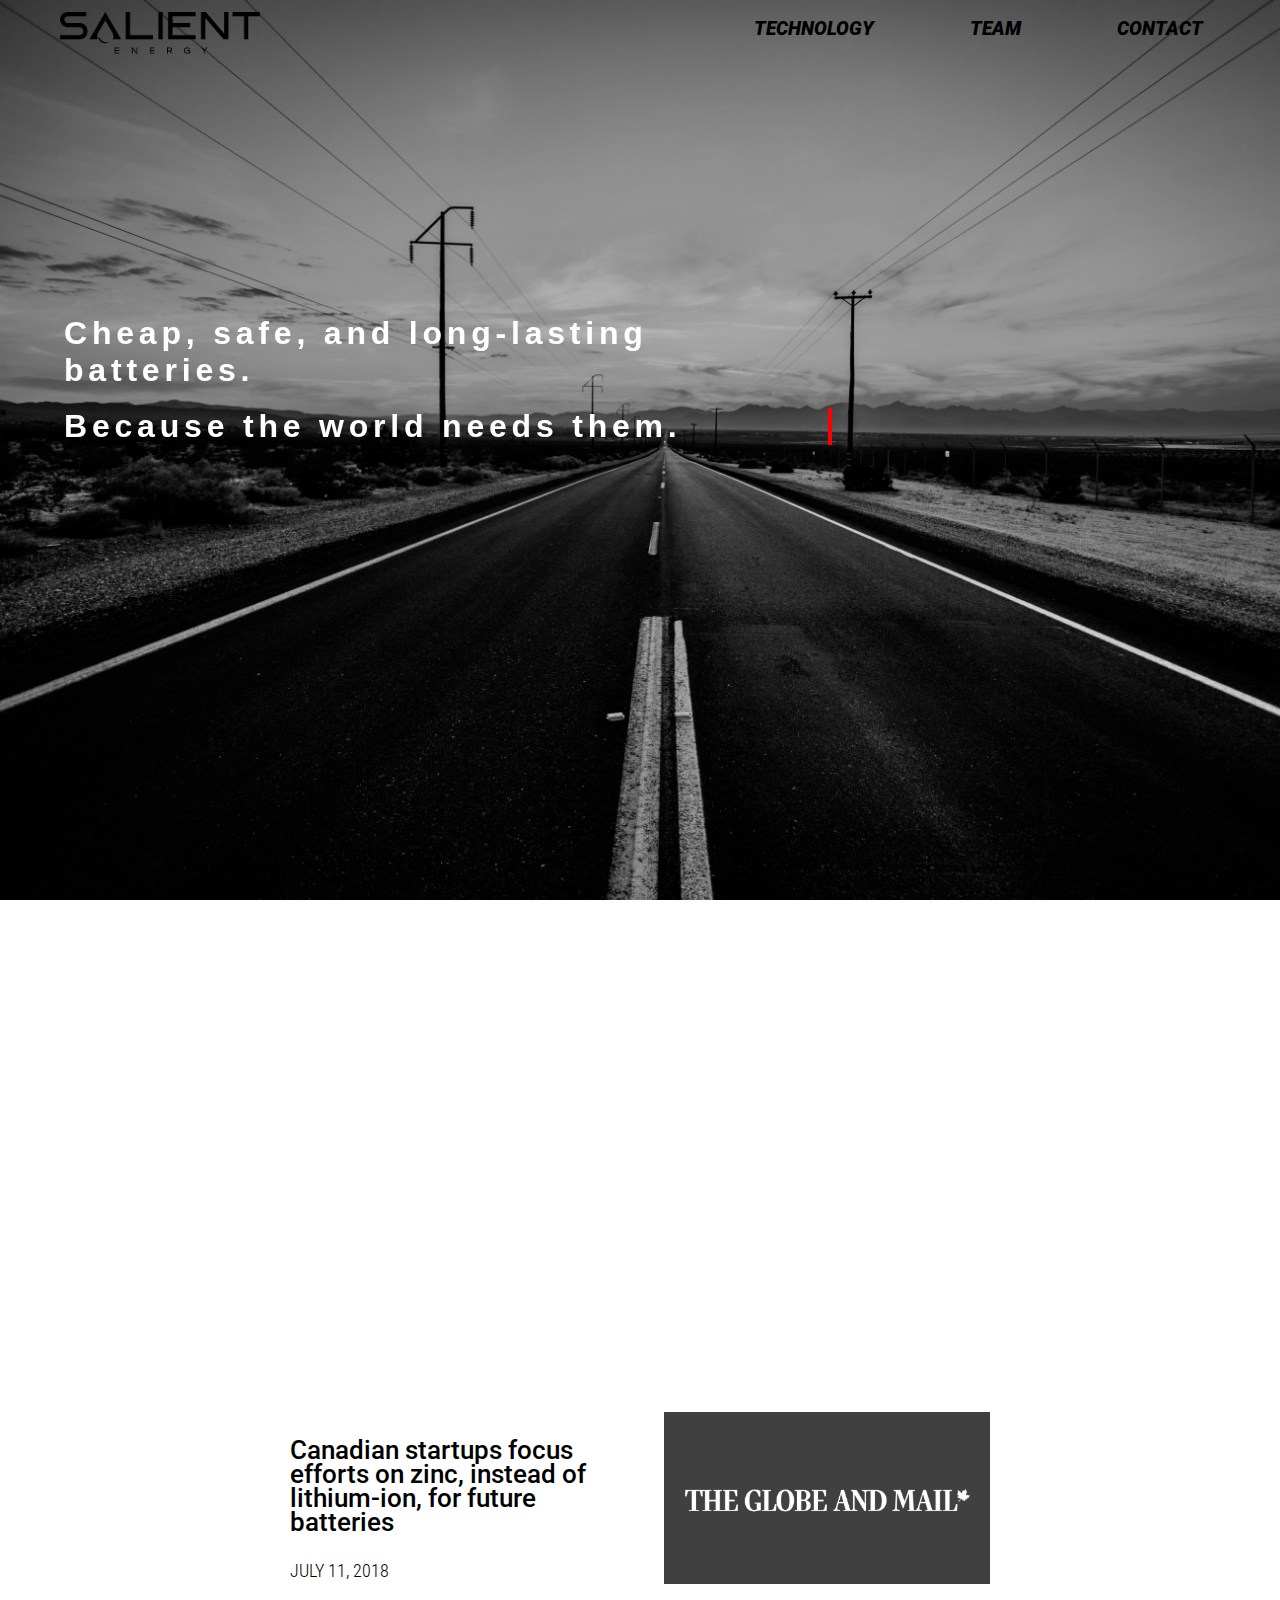
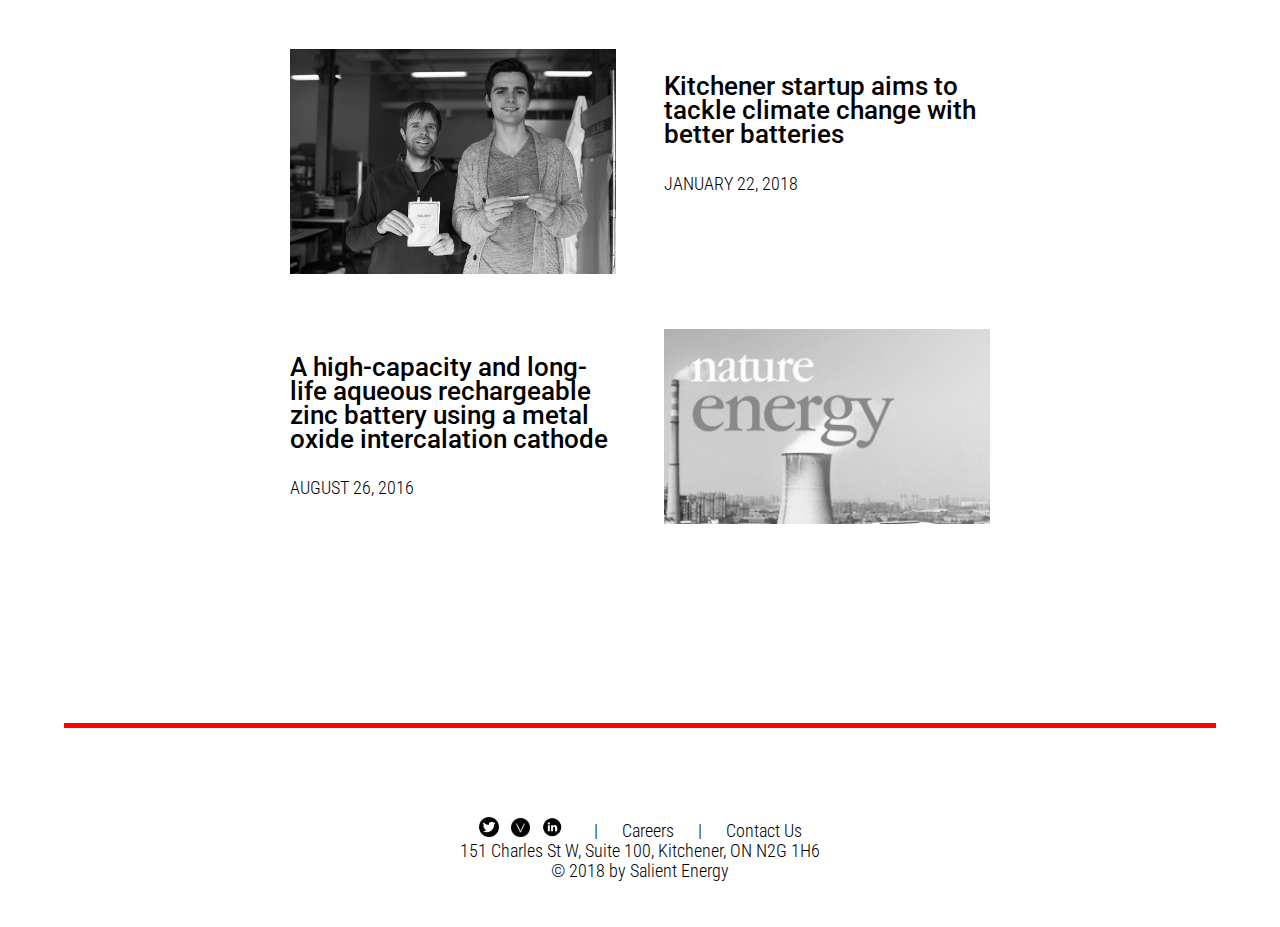
<file: index.html>
<!DOCTYPE html>
<html>
  <head>
    <meta charset="UTF-8">
    <meta content="Salient’s Zinc-Ion Battery was designed from the atom up to be perfect for this application. Our ZIBs are less expensive, last longer, and use a water-based chemistry that’s intrinsically safe.">
    <meta name="viewport" content="width=device-width, initial-scale=1">
    <link href="https://fonts.googleapis.com/css?family=Roboto+Condensed:300,400,700,700i|Roboto:300,700,900i" rel="stylesheet">
    <link rel="stylesheet" href="css/final.css">
    <link rel="shortcut icon" href="favicon.png">
    <link rel="stylesheet" href="https://cdn.jsdelivr.net/npm/animate.css@3.5.2/animate.min.css">
    <title>Salient Energy - Better batteries for energy storage.</title>
  </head>
  <body class="index">

<!-- Mobile enabled navbar --->
      <div class="topnav" id="myTopnav">
        <a href="salientenergy.ca" class="pic"><div class=logo><img class="logo" src="images/salientlogo.png" alt="Salient Energy Logo"/></div></a>
        <a id="nav" href="contact">Contact</a>
        <a id="nav" href="team">Team</a>
        <a id="nav" href="technology">Technology</a>
        <a id="nav" href="javascript:void(0);" style="font-size:15px;" class="icon" onclick="myFunction()">&#9776;</a>
        </div>
    <script>
    function myFunction() {
        var x = document.getElementById("myTopnav");
        if (x.className === "topnav") {
            x.className += " responsive";
        } else {
            x.className = "topnav";
        }
    }
    </script>
      </div></div>

 <!----Landing Page --->
  <section class="landingpage">
    <div class=left-text>
      <h2>Cheap, safe, and long-lasting batteries.</h2><br><h2 class=typewriter>Because the world needs them.</h2></div>
    </section>

<!--- Learn More Section --->
<section class="learnmore">
  <h1>WE MAKE ZINC ION BATTERIES FOR ENERGY STORAGE</h1><br>
  <a href="technology"><button class=x>Our technology</button></a>
</section>

<!---Press Section-->
<section class="press">
  <ul class="press-list">
    <li class="story"><a href="https://www.theglobeandmail.com/business/commentary/article-canadian-startups-focus-efforts-on-zinc-instead-of-lithium-ion-for/"><p id=press-text>Canadian startups focus efforts on zinc, instead of lithium-ion, for future batteries</p><p id=press-txt>JULY 11, 2018</p></a></li>
      <li class="story" id="press-img"><a href="https://www.theglobeandmail.com/business/commentary/article-canadian-startups-focus-efforts-on-zinc-instead-of-lithium-ion-for/"><img src="images/globe.png" width="100%"></a></li>
    <li class="story" id="press-img"><a href=""><img src="images/record-img.jpg" width="100%"></a></li>
      <li class="story"><a href="https://www.therecord.com/news-story/8085191-kitchener-startup-aims-to-tackle-climate-change-with-better-batteries/"><p id=press-text>Kitchener startup aims to tackle climate change with better batteries</p><p id=press-txt>JANUARY 22, 2018</p></a></li>
    <li class="story"><a href="https://www.nature.com/articles/nenergy2016119"><p id=press-text>A high-capacity and long-life aqueous rechargeable zinc battery using a metal oxide intercalation cathode</p><p id=press-txt>AUGUST 26, 2016</p></a></li>
      <li class="story" id="press-img"><a href=""><img src="images/nature.jpg" width="100%"></a></li>
    </ul>
</section>

 <!--- Footer and contact info ---->
      <footer>
        <br><p class="one">
  			<a href="https://twitter.com/SalientEnergy"><img src="images/twitter.png" width="20"></a> &nbsp
  			<a href="http://velocity.uwaterloo.ca/companies/salient-energy/"><img src="images/velocity.png" width="19"></a> &nbsp
  			<a href="https://www.linkedin.com/company/salient-energy/"><img src="images/linkedin.png" width="20"></a> &nbsp
  				&emsp; |	&emsp; <a href="https://www.workintech.ca/employer-details/684/salient-energy/">Careers<a> &emsp; |	&emsp;	<a href="contact">Contact Us</a> </br>
  				151 Charles St W, Suite 100, Kitchener, ON N2G 1H6<br>
  				&#169; 2018 by Salient Energy</p></footer>
  </body>
</html>
</file>
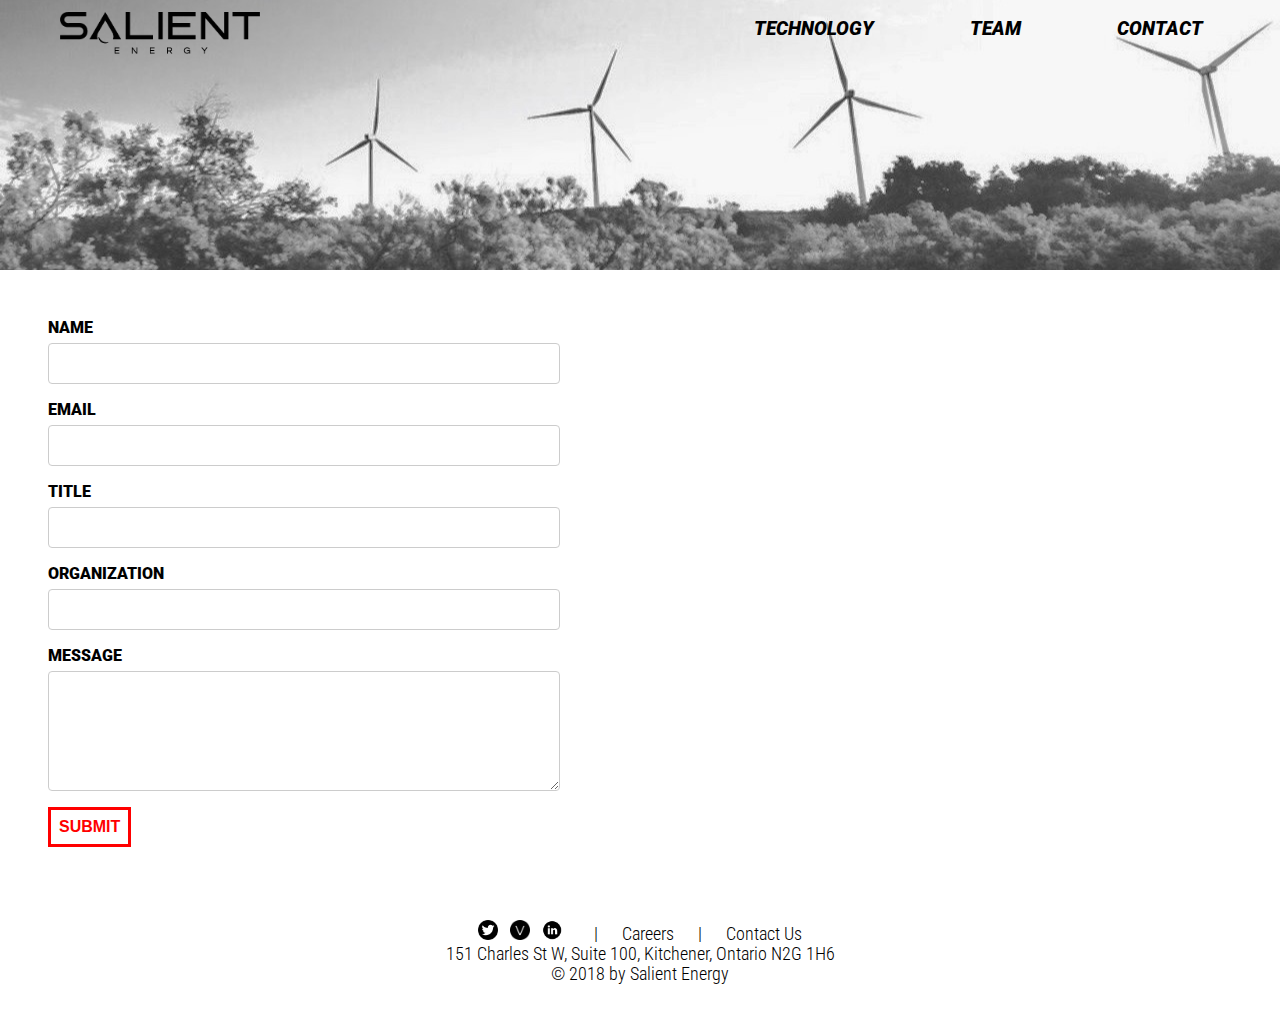
<file: contact.html>
<!DOCTYPE html>
<html>
  <head>
    <meta charset="UTF-8">
    <meta content="Salient’s Zinc-Ion Battery was designed from the atom up to be perfect for this application. Our ZIBs are less expensive, last longer, and use a water-based chemistry that’s intrinsically safe.">
    <meta name="viewport" content="width=device-width, initial-scale=1">
    <link href="https://fonts.googleapis.com/css?family=Roboto+Condensed:300,400,700,700i|Roboto:300,700,900i" rel="stylesheet">
    <link rel="stylesheet" href="css/final.css">
    <link rel="shortcut icon" href="favicon.png">
    <link rel="stylesheet" href="https://cdn.jsdelivr.net/npm/animate.css@3.5.2/animate.min.css">
    <title>Salient Energy - Better batteries for energy storage.</title>
  </head>
  <body class="index">
<!-- Mobile enabled navbar --->
<div class="topnav" id="myTopnav">
  <a href="salientenergy.ca" class="pic"><div class=logo><img class="logo" src="images/salientlogo.png" alt="Salient Energy Logo"/></div></a>
  <a id="nav" href="contact">Contact</a>
  <a id="nav" href="team">Team</a>
  <a id="nav" href="technology">Technology</a>
  <a id="nav" href="javascript:void(0);" style="font-size:15px;" class="icon" onclick="myFunction()">&#9776;</a>
  </div>
    <script>
    function myFunction() {
        var x = document.getElementById("myTopnav");
        if (x.className === "topnav") {
            x.className += " responsive";
        } else {
            x.className = "topnav";
        }
    }
    </script>
      </div></div>

 <!----Landing Page --->
  <section class="contact-landing">
    </section>

 <!--- Tech info ---->
 <section class="contact-form">
   <form class="form"  action="https://docs.google.com/forms/d/e/1FAIpQLSfEOsbOLLJzy32oKHUhqAtqW_8iliwn7KmVSjHtav_kkJgfPw/formResponse">
     <label>Name</label>
     <input name="entry.2144213072" type="text" />

     <label>Email</label>
     <input name="entry.553226873" type="text" required/>

     <label>Title</label>
     <input name="entry.186436017" type="text"/>

     <label>Organization</label>
     <input name="entry.760963245" type="text"/>

     <label>Message</label>
     <textarea name="entry.186436017" type="text" style="height:120px" /></textarea>

     <input type="submit" value="submit"/>
   </form>
  </section>

   <!--- Footer and contact info ---->

 <footer>
   <br><p class="one">
   <a href="https://twitter.com/SalientEnergy"><img src="images/twitter.png" width="20"></a> &nbsp
   <a href="http://velocity.uwaterloo.ca/companies/salient-energy/"><img src="images/velocity.png" width="20"></a> &nbsp
   <a href="https://www.linkedin.com/company/salient-energy/"><img src="images/linkedin.png" width="20"></a> &nbsp
     &emsp; |	&emsp; <a href="https://www.workintech.ca/employer-details/684/salient-energy/">Careers<a> &emsp; |	&emsp;	<a href="contact">Contact Us</a> </br>
     151 Charles St W, Suite 100, Kitchener, Ontario N2G 1H6<br>
     &#169; 2018 by Salient Energy</p></footer>
  </body>
</html>
</file>
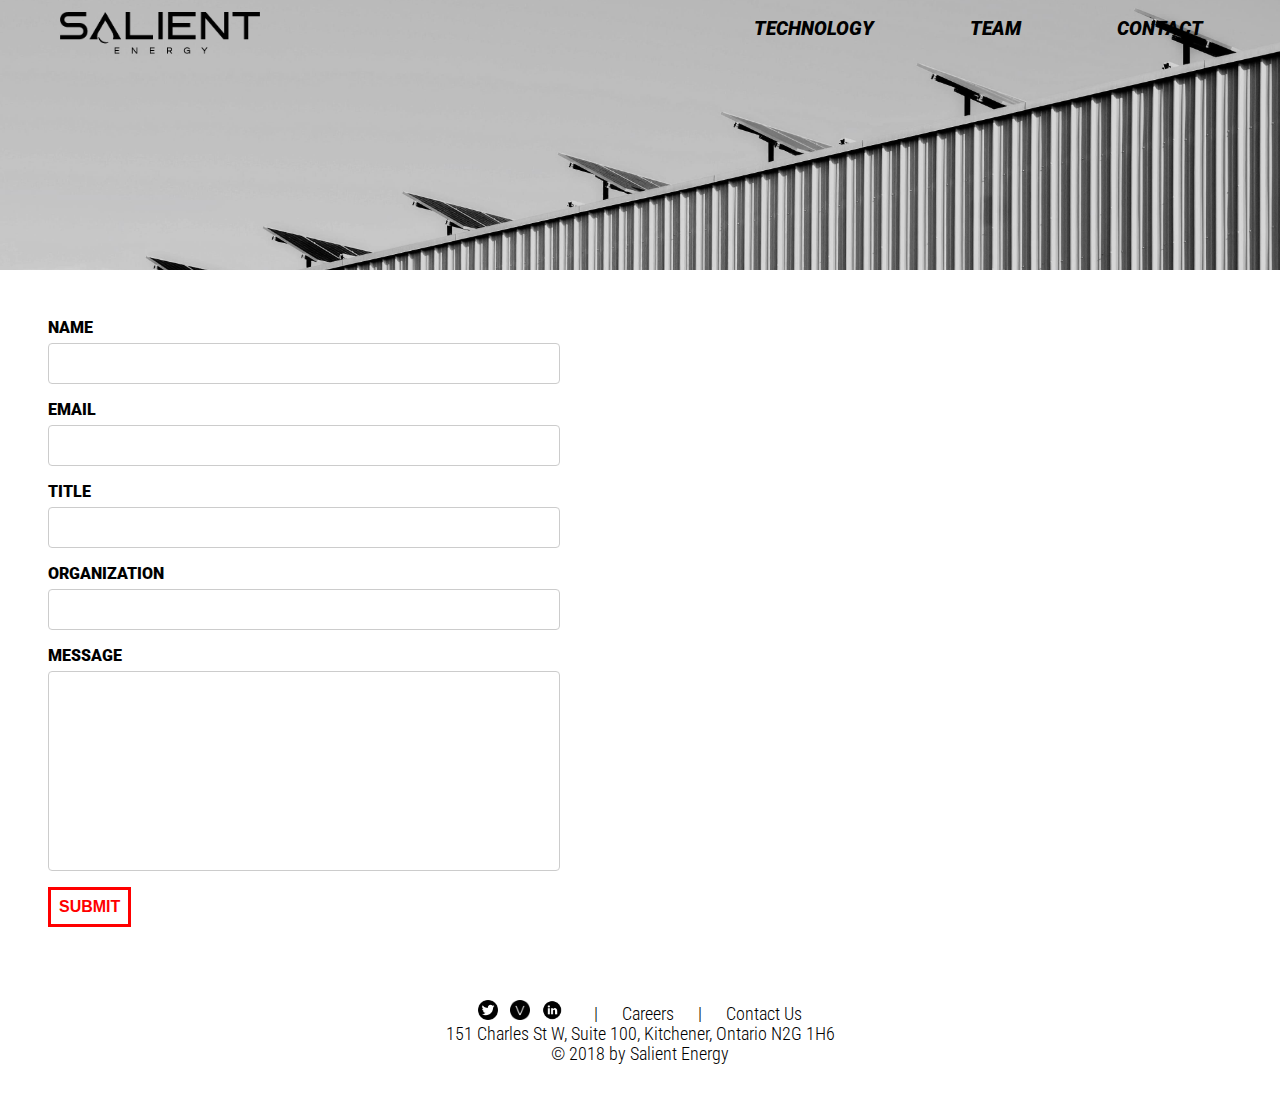
<file: contacts.html>
<!DOCTYPE html>
<html>
  <head>
    <meta charset="UTF-8">
    <meta content="Salient’s Zinc-Ion Battery was designed from the atom up to be perfect for this application. Our ZIBs are less expensive, last longer, and use a water-based chemistry that’s intrinsically safe.">
    <meta name="viewport" content="width=device-width, initial-scale=1">
    <link href="https://fonts.googleapis.com/css?family=Roboto+Condensed:300,400,700,700i|Roboto:300,700,900i" rel="stylesheet">
    <link rel="stylesheet" href="css/final.css">
    <link rel="shortcut icon" href="favicon.png">
    <link rel="stylesheet" href="https://cdn.jsdelivr.net/npm/animate.css@3.5.2/animate.min.css">
    <title>Salient Energy - Better batteries for energy storage.</title>
  </head>
  <body class="index">

<!-- Mobile enabled navbar --->
<div class="topnav" id="myTopnav">
  <a href="index" class="pic"><div class=logo><img class="logo" src="images/salientlogo.png" alt="Salient Energy Logo"/></div></a>
  <a id="nav" href="contact">Contact</a>
  <a id="nav" href="team">Team</a>
  <a id="nav" href="technology">Technology</a>
  <a id="nav" href="javascript:void(0);" style="font-size:15px;" class="icon" onclick="myFunction()">&#9776;</a>
  </div>
    <script>
    function myFunction() {
        var x = document.getElementById("myTopnav");
        if (x.className === "topnav") {
            x.className += " responsive";
        } else {
            x.className = "topnav";
        }
    }
    </script>
      </div></div>

 <!----Landing Page --->
  <section class="landingpage-tech">
    </section>

 <!--- Tech info ---->
 <section class="contact-form">
   <form class="form" action="<form action="https://docs.google.com/forms/d/e/1FAIpQLSfEOsbOLLJzy32oKHUhqAtqW_8iliwn7KmVSjHtav_kkJgfPw/formResponse>
     <label>Name</label>
     <input name="entry.2144213072" type="text" />

     <label>Email</label>
     <input name="entry.553226873" type="text" required/>

     <label>Title</label>
     <input name="entry.186436017" type="text"/>

     <label>Organization</label>
     <input name="entry.760963245" type="text"/>

     <label>Message</label>
     <input name="entry.186436017" type="text" style="height:200px"/>

     <input type="submit" value="submit"/>
   </form>
  </section>
 <!--- Footer and contact info ---->
 <footer>
   <br><p class="one">
   <a href="https://twitter.com/SalientEnergy"><img src="images/twitter.png" width="20"></a> &nbsp
   <a href="http://velocity.uwaterloo.ca/companies/salient-energy/"><img src="images/velocity.png" width="20"></a> &nbsp
   <a href="https://www.linkedin.com/company/salient-energy/"><img src="images/linkedin.png" width="20"></a> &nbsp
     &emsp; |	&emsp; <a href="https://www.workintech.ca/employer-details/684/salient-energy/">Careers<a> &emsp; |	&emsp;	<a href="contact">Contact Us</a> </br>
     151 Charles St W, Suite 100, Kitchener, Ontario N2G 1H6<br>
     &#169; 2018 by Salient Energy</p></footer>
  </body>
</html>
</file>
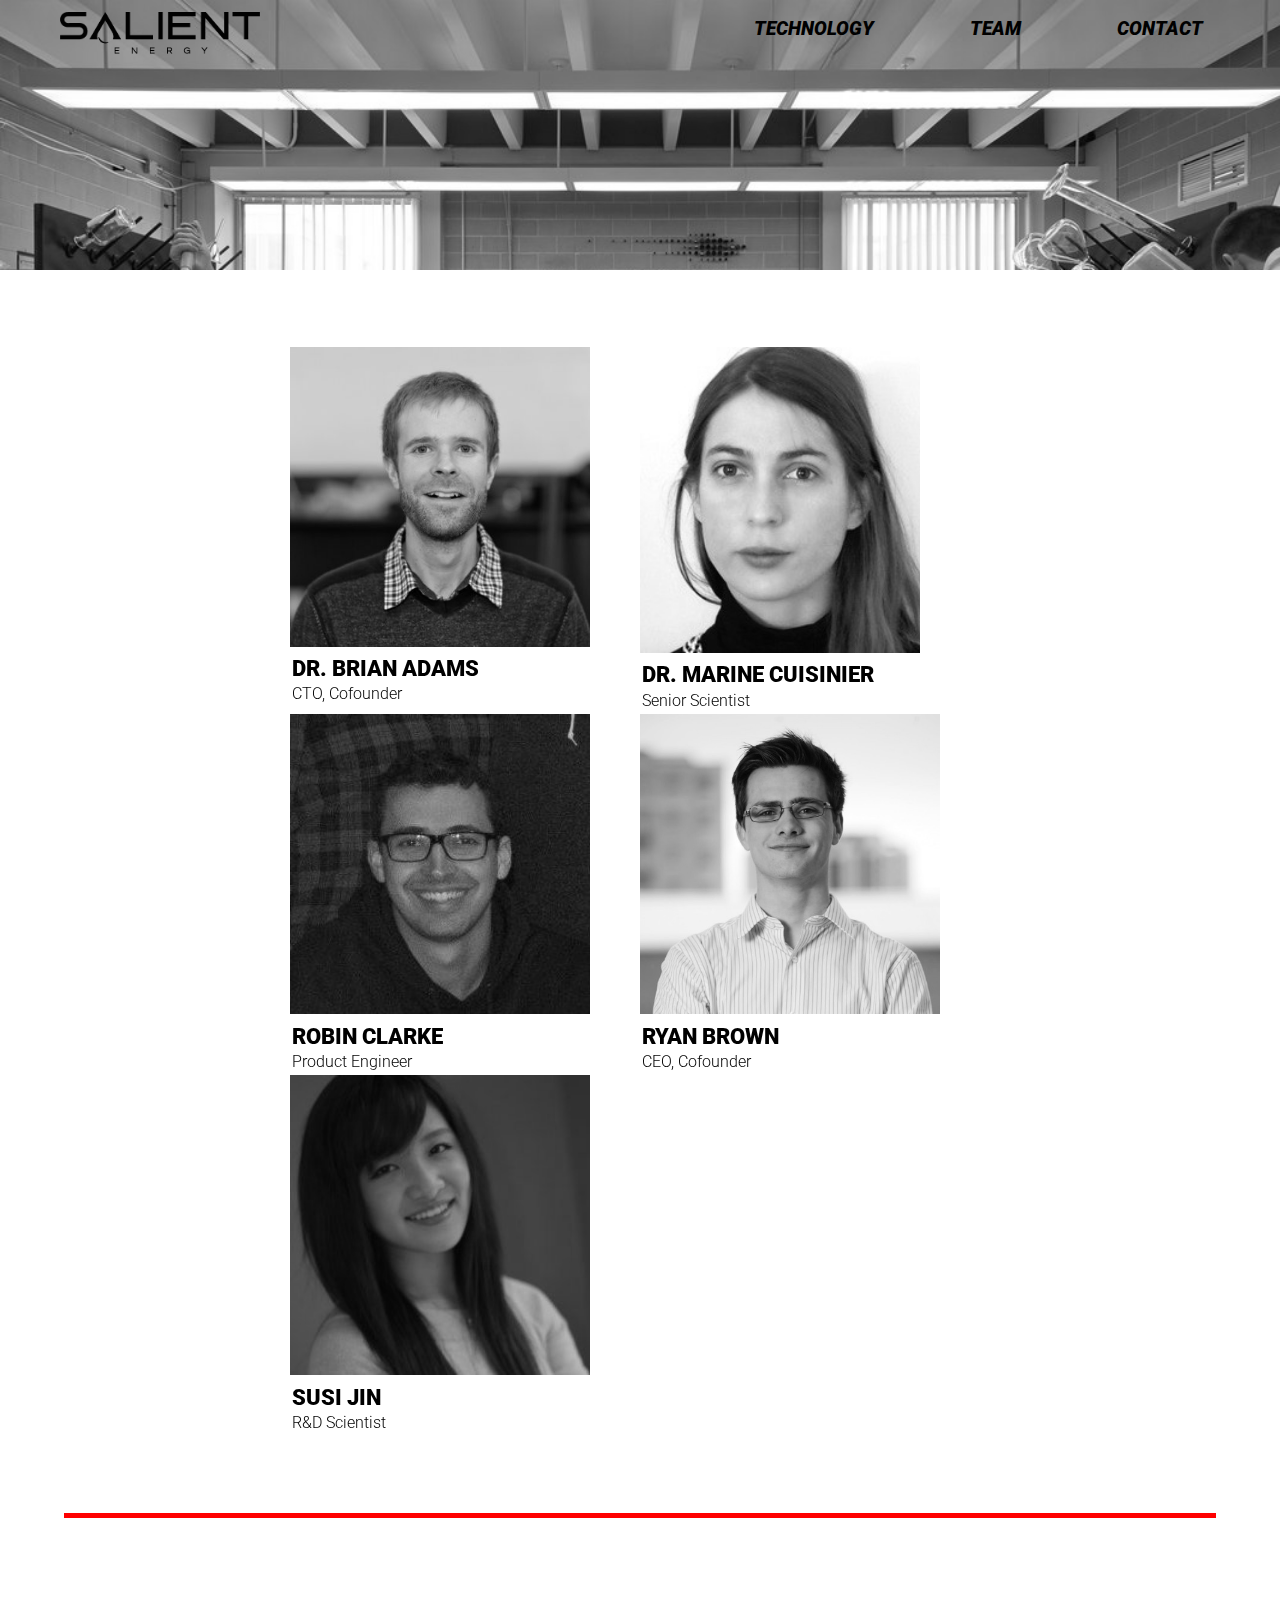
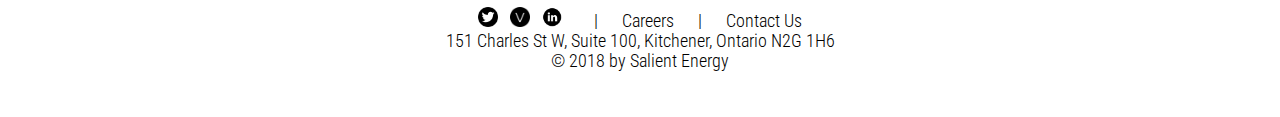
<file: team.html>
<!DOCTYPE html>
<html>
  <head>
    <meta charset="UTF-8">
    <meta content="Salient’s Zinc-Ion Battery was designed from the atom up to be perfect for this application. Our ZIBs are less expensive, last longer, and use a water-based chemistry that’s intrinsically safe.">
    <meta name="viewport" content="width=device-width, initial-scale=1">
    <link href="https://fonts.googleapis.com/css?family=Roboto+Condensed:300,400,700,700i|Roboto:300,700,900i" rel="stylesheet">
    <link rel="stylesheet" href="css/final.css">
    <link rel="shortcut icon" href="favicon.png">
    <link rel="stylesheet" href="https://cdn.jsdelivr.net/npm/animate.css@3.5.2/animate.min.css">
    <title>Salient Energy - Better batteries for energy storage.</title>
  </head>
  <body class="index">

<!-- Mobile enabled navbar --->
<div class="topnav" id="myTopnav">
  <a href="salientenergy.ca" class="pic"><div class=logo><img class="logo" src="images/salientlogo.png" alt="Salient Energy Logo"/></div></a>
  <a id="nav" href="contact">Contact</a>
  <a id="nav" href="team">Team</a>
  <a id="nav" href="technology">Technology</a>
  <a id="nav" href="javascript:void(0);" style="font-size:15px;" class="icon" onclick="myFunction()">&#9776;</a>
  </div>
    <script>
    function myFunction() {
        var x = document.getElementById("myTopnav");
        if (x.className === "topnav") {
            x.className += " responsive";
        } else {
            x.className = "topnav";
        }
    }
    </script>
      </div></div>

 <!----Landing Page --->
  <section class="landingpage-team">
    </section>

 <!--- team info ---->
 <section class="teamsec">
   <ul class="team-list">
       <li class="team" id="team-img"><a href="https://www.linkedin.com/in/brian-adams-salientenergy/"><img src="images/brianadams.jpeg" width="300px"><p id=teamtxt>Dr. Brian Adams</p><p id=des>CTO, Cofounder</p></a></li>
       <li class="team" id="team-img"><a href="https://www.researchgate.net/profile/Marine_Cuisinier"><img src="images/marine.jpg" width="280px"><p id=teamtxt>Dr. Marine Cuisinier</p><p id=des>Senior Scientist</p></a></li>
       <li class="team" id="team-img"><a href="https://www.linkedin.com/in/rdclarke5/"><img src="images/robinclarke.jpeg" width="300px"><p id=teamtxt>Robin Clarke</p><p id=des>Product Engineer</p></a></li>
       <li class="team" id="team-img"><a href="https://www.linkedin.com/in/r7brown/"><img src="images/ryanbrown.jpeg" width="300px"><p id=teamtxt>Ryan Brown</p><p id=des>CEO, Cofounder</p></a></li>
       <li class="team" id="team-img"><a href="https://www.linkedin.com/in/susi-jin-6595b061/"><img src="images/susi.jpeg" width="300px"><p id=teamtxt>Susi Jin</p><p id=des>R&D Scientist</p></a></li>
     </ul>
 </section>

 <!--- Footer and contact info ---->
 <footer>
   <br><p class="one">
   <a href="https://twitter.com/SalientEnergy"><img src="images/twitter.png" width="20"></a> &nbsp
   <a href="http://velocity.uwaterloo.ca/companies/salient-energy/"><img src="images/velocity.png" width="20"></a> &nbsp
   <a href="https://www.linkedin.com/company/salient-energy/"><img src="images/linkedin.png" width="20"></a> &nbsp
     &emsp; |	&emsp; <a href="https://www.workintech.ca/employer-details/684/salient-energy/">Careers<a> &emsp; |	&emsp;	<a href="contact">Contact Us</a> </br>
     151 Charles St W, Suite 100, Kitchener, Ontario N2G 1H6<br>
     &#169; 2018 by Salient Energy</p></footer>
  </body>
</html>
</file>
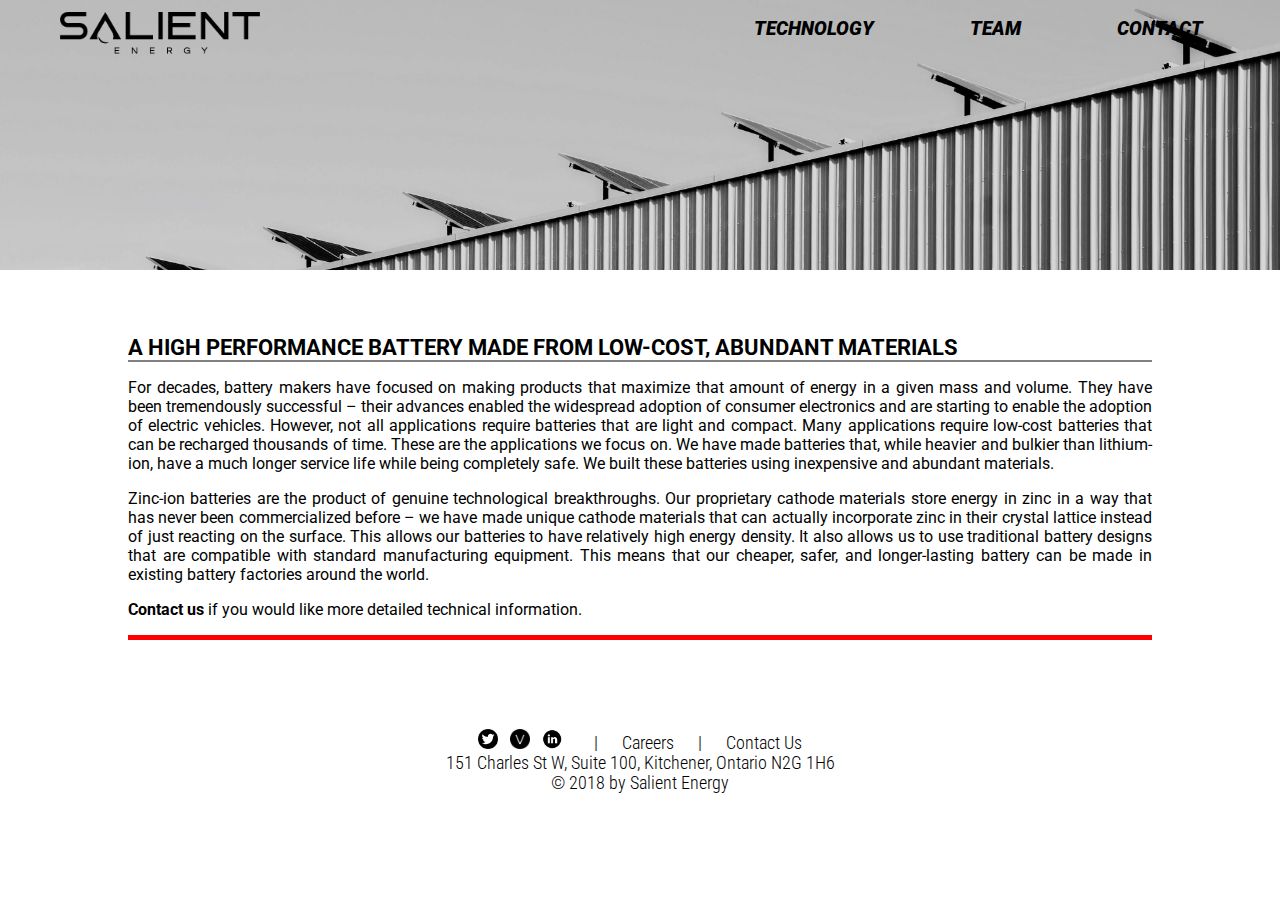
<file: technology.html>
<!DOCTYPE html>
<html>
  <head>
    <meta charset="UTF-8">
    <meta content="Salient’s Zinc-Ion Battery was designed from the atom up to be perfect for this application. Our ZIBs are less expensive, last longer, and use a water-based chemistry that’s intrinsically safe.">
    <meta name="viewport" content="width=device-width, initial-scale=1">
    <link href="https://fonts.googleapis.com/css?family=Roboto+Condensed:300,400,700,700i|Roboto:300,700,900i" rel="stylesheet">
    <link rel="stylesheet" href="css/final.css">
    <link rel="shortcut icon" href="favicon.png">
    <link rel="stylesheet" href="https://cdn.jsdelivr.net/npm/animate.css@3.5.2/animate.min.css">
    <title>Salient Energy - Better batteries for energy storage.</title>
  </head>
  <body class="index">

<!-- Mobile enabled navbar --->
<div class="topnav" id="myTopnav">
  <a href="salientenergy.ca" class="pic"><div class=logo><img class="logo" src="images/salientlogo.png" alt="Salient Energy Logo"/></div></a>
  <a id="nav" href="contact">Contact</a>
  <a id="nav" href="team">Team</a>
  <a id="nav" href="technology">Technology</a>
  <a id="nav" href="javascript:void(0);" style="font-size:15px;" class="icon" onclick="myFunction()">&#9776;</a>
  </div>
    <script>
    function myFunction() {
        var x = document.getElementById("myTopnav");
        if (x.className === "topnav") {
            x.className += " responsive";
        } else {
            x.className = "topnav";
        }
    }
    </script>
      </div></div>

 <!----Landing Page --->
  <section class="landingpage-tech">
    </section>

 <!--- Tech info ---->
 <section class="technologyinfo">
  <h3>A HIGH PERFORMANCE BATTERY MADE FROM LOW-COST, ABUNDANT MATERIALS</h3>
    <p>For decades, battery makers have focused on making products that maximize that amount of energy in a given mass and volume. They have been tremendously successful – their advances enabled the widespread adoption of consumer electronics and are starting to enable the adoption of electric vehicles. However, not all applications require batteries that are light and compact. Many applications require low-cost batteries that can be recharged thousands of time. These are the applications we focus on. We have made batteries that, while heavier and bulkier than lithium-ion, have a much longer service life while being completely safe. We built these batteries using inexpensive and abundant materials.</p>
    <p>Zinc-ion batteries are the product of genuine technological breakthroughs. Our proprietary cathode materials store energy in zinc in a way that has never been commercialized before – we have made unique cathode materials that can actually incorporate zinc in their crystal lattice instead of just reacting on the surface. This allows our batteries to have relatively high energy density. It also allows us to use traditional battery designs that are compatible with standard manufacturing equipment. This means that our cheaper, safer, and longer-lasting battery can be made in existing battery factories around the world.</p>
    <p><a id="contactlink" href="contact">Contact us</a> if you would like more detailed technical information.</p>
      </section>
 <!--- Footer and contact info ---->
 <footer>
   <br><p class="one">
   <a href="https://twitter.com/SalientEnergy"><img src="images/twitter.png" width="20"></a> &nbsp
   <a href="http://velocity.uwaterloo.ca/companies/salient-energy/"><img src="images/velocity.png" width="20"></a> &nbsp
   <a href="https://www.linkedin.com/company/salient-energy/"><img src="images/linkedin.png" width="20"></a> &nbsp
     &emsp; |	&emsp; <a href="https://www.workintech.ca/employer-details/684/salient-energy/">Careers<a> &emsp; |	&emsp;	<a href="contact">Contact Us</a> </br>
     151 Charles St W, Suite 100, Kitchener, Ontario N2G 1H6<br>
     &#169; 2018 by Salient Energy</p></footer>
  </body>
</html>
</file>
<file: css/final.css>
html,
body {
  height: 100%;
}
body {
  padding: 0;
  margin: 0;
  background-color: white;
  font-family: 'roboto', sans-serif;
  font-weight: 900i;
  text-decoration: none;
  z-index:-100;
}

h1{
  font-family: 'Roboto', sans-serif;
  margin: 0; /* removes default space */
  color:white;
  font-size: 2.2rem;
  font-weight: 900;
  font-style: italic;
  width: 70%;
  margin-left: 15%;
}
h2 {
  margin: 0; /* removes default space */
  font-family: 'roboto+condensed', sans-serif;
  font-size: 2em;
  color:white;
  letter-spacing: .15em; /* Adjust as needed */
  text-rendering: optimizeLegibility;
}
h2.middle {
  text-align:center;
  color: black;

}
h3 {
  font-family: 'Roboto', sans-serif;
  font-weight: 700; /* removes default bold styles */
  margin: 0; /* removes default space */
  color: #000;
  font-size: 1.4rem;
  text-transform: uppercase;
  border-bottom: grey solid 2px;
}

a {
  text-decoration: none;
  color: black;
}
a:hover {
  text-decoration: none;
}
#nav:hover {
  border-bottom: 5px solid red;
  padding:-1.1em;
}
#press-img {
  filter:grayscale(100%);
}
#press-img:hover {
  filter:grayscale(0%);
}
a.readmore {
  font-weight: 500;
}
a.readmore:hover{
  color: #ffc802ff;
}
.arrow {
  vertical-align: middle;
  width: 20px;
 padding-left: 0.5em;
}
p.center {
  text-align: center;
}
p a {
  text-decoration: none;
  color:inherit;
  font-size: inherit;
}
p.one {
  font-size: 1em;
  color: black;
  margin: 0.3em;
  text-decoration: none !important;

}
p.two {
  text-decoration: none;
  font-size: 120%
  color: #2A437A;
}
header,
main, {
  padding: 20px 30px;
  font-family: 'Lato', sans-serif;
  font-weight: 300;
}
.highlight {
  color: #ffffff;
}


/* HEADER STYLES
-----------------------------------------*/
header h1 {
  font-size: 48px;
  font-weight: 300;
}
header h2 {
  font-size: 24px;
  font-weight: 100;
}
header {
  float: left;
  margin: 10px;
}

/* Text Styles */
@-webkit-keyframes fadeIn {
  from {
    opacity: 0;
  }

  to {
    opacity: 1;
  }
}

@keyframes fadeIn {
  from {
    opacity: 0;
  }

  to {
    opacity: 1;
  }
}

.fadeIn {
  -webkit-animation-name: fadeIn;
  animation-name: fadeIn;
}

/* INDEX STYLES
-----------------------------------------*/
.landingpage {
    background-image: url("../images/bg2.jpg");
    background-size:cover;
    filter: brightness(100%);
    position: relative;
    min-height:100vh;
    width: 100%;
    z-index: -100;
    vertical-align: middle;
}

.left-text {
    position: absolute;
    width: 60%;
    top: 35%;
    color: white;
    left: 5%;
    left-margin: auto;
 }
p.index-overlay-text {
    font-family: 'roboto+condensed', sans-serif;
    font-size: 2em;
    animation: 3s fadeIn;
}
h2.typewriter  {
  overflow: hidden; /* Ensures the content is not revealed until the animation */
  border-right: .15em solid red; /* The typwriter cursor */
  white-space:nowrap; /* Keeps the content on a single line */
  margin: 0; /* Gives that scrolling effect as the typing happens */
  letter-spacing: .15em; /* Adjust as needed */
  text-rendering: optimizeLegibility;
    animation: typewriter 2s steps(44) 1s 1 normal both,
               blinkTextCursor .8s steps(44) infinite normal;
  }
  @keyframes typewriter{
    from{width: 0;}
    to{width: 20em;}
  }
  @keyframes blinkTextCursor{
    from{border-right-color: red;}
    to{border-right-color: transparent;}
  }
.learnmore {
    background-image: url("../images/salient-bg.png");
    padding: 3em;
    text-align: center;
    background-attachment: fixed;
}

button.x {
  border: 3px solid white;
  background: transparent;
  padding: 1em;
  text-transform: uppercase;
  color: white;
  font-size: 1em;
  font-family: 'roboto', sans-serif;
  font-weight: 700;

}
button:hover {
  background: white;
  color: red;
}
/* PRESS GRID
-----------------------------------------*/
ul{
  width:100%;
  max-width: 700px;
  margin-bottom:20px;
  overflow:hidden;
}
li{
  line-height:1.5em;
  float:left;
  display:inline;

}
#double li  { width:50%;}

.press {
  padding-top:15%;
  padding-bottom: 15%;
  margin: 5%;
  border-bottom: 5px solid red;
}
.press-list {
    list-style: none;
    margin: 0;
    padding: 0;
    display: grid;
    grid-template-columns: repeat(auto-fill, minmax(300px, 2fr));
    grid-gap: 3rem;
    margin-left:auto;
    margin-right:auto;


}
.story {
    display: flex;
    flex-direction: column;

}
#press-text {
  font-size:1.6em;
  font-weight:500;
}
#press-text:hover {
  color:red;
}
#press-txt {
  font-family: 'roboto Condensed', sans-serif;
  font-size:1.1em;
  font-weight:300;
}

/* TECHNOLOGY PAGE
-----------------------------------------*/
.technologyinfo {
  margin: 4em;
  width:80%;
  text-align: justify;
  margin-left:auto;
  margin-right:auto;
  border-bottom: 5px solid red;
  animation: 3s fadeIn;
}
.landingpage-tech {
    background-image: url("../images/bg4.jpg");
    background-size:cover;
    background-position:center;
    position: relative;
    min-height:30vh;
    width: 100%;
    z-index: -100;
    vertical-align: middle;
}
/* FOOTER STYLES
-----------------------------------------*/
.landingpage-team{
      background-image: url("../images/lab.jpg");
      background-size:cover;
      filter: grayscale(100%);
      position: relative;
      min-height:30vh;
      width: 100%;
      z-index: -100;
      vertical-align: middle;
}
.teamsec {
  padding-top:1%;
  padding-bottom: 6%;
  margin: 5%;
    border-bottom: 5px solid red;
    animation: 3s fadeIn;
}
.team {
    filter:grayscale(100%);
}
.team:hover{
  filter:grayscale(0%)
}
.team-list {
    list-style: none;
    margin: 0;
    padding: 0;
    display: grid;
    grid-template-columns: repeat(auto-fill, minmax(300px, 1fr));
    margin-left:auto;
    margin-right:auto;
}
#teamtxt{
  font-family: 'Roboto', sans-serif;
  font-weight: 900;
  margin:0.1em;
  font-size:1.4em;
    text-transform: uppercase;
}
#des{
  font-family: 'Roboto', sans-serif;
  font-weight: 300;
  margin:0.1em;
  font-size:1em;

}
#contactlink {
  font-weight: 700;
}
#contactlink:hover {
  font-style: italic;
}
/* CONTACT  STYLES
-----------------------------------------*/
/* Style inputs with type="text", select elements and textareas */
.contact-landing {
    background-image: url("../images/bg5.jpg");
    background-size:cover;
    background-position:center;
    position: relative;
    min-height:30vh;
    width: 100%;
    z-index: -100;
    vertical-align: middle;
}

.contact-form {
  width:40%;
  margin: 3em;
  font-family: 'roboto', sans-serif;
  font-size: 1em;
  text-transform: uppercase;
  font-weight: 900;
  animation: 3s fadeIn;
}

input[type=text], select, textarea {
    width: 100%; /* Full width */
    padding: 12px; /* Some padding */
    border: 1px solid #ccc; /* Gray border */
    border-radius: 4px; /* Rounded borders */
    box-sizing: border-box; /* Make sure that padding and width stays in place */
    margin-top: 6px; /* Add a top margin */
    margin-bottom: 16px; /* Bottom margin */
    resize: vertical; /* Allow the user to vertically resize the textarea (not horizontally) */

    vertical-align: text-top;
}

/* Style the submit button with a specific background color etc */
input[type=submit] {
  border: 3px solid red;
  background: transparent;
  padding: .5em;
  text-transform: uppercase;
  color: red;
  font-size: 1em;
  font-weight: 700;
}
/* When moving the mouse over the submit button, add a darker green color */
input[type=submit]:hover {
  background: red;
  color: white;
}

/* Add a background color and some padding around the form */
.container {
    border-radius: 5px;
    background-color: #f2f2f2;
    padding: 20px;
}
/* FOOTER STYLES
-----------------------------------------*/
/* Sticky Footer - http://css-tricks.com/snippets/css/sticky-footer */
.page-wrap {
  min-height: 100%;
  margin-bottom: -100px; /* must be the same height as footer */
}
.page-wrap:after {
  content: "";
  display: block;
}
footer,
.page-wrap:after {
  height: 100px;
 /* however tall you want the footer to be */
}
footer {
  background: white;
  text-align: center;
  font-size: 1.1em;
  font-family: 'roboto Condensed', sans-serif;
  font-weight: 300;
  color:black;
  padding-bottom: 2em;
    width:100%;
    bottom: 0;
    left: 0;
    right: 0;
}

/* Mobile */
/* Add a black background color to the top navigation */

.logo {
  float: left;
  max-width: 200px;
  object-fit: scale-down;
  padding-top: .3em;
  padding-left: 15%;
}

.clear {
  clear: both;
}
/* Add a black background color to the top navigation */
.topnav {
    overflow: hidden;
    position:absolute;
    width: 100%;
}

/* Style the links inside the navigation bar */
.topnav a {
    text-align: center;
    display: inline-block;
    padding: 0.9em 1em;
    text-decoration: none;
    font-size: 1.2em;
    float: right;
    margin-right: 3em;
    font-family: 'roboto', sans-serif;
    font-weight: 900;
    font-style: italic;
    text-transform: uppercase;
}

/* Hide the link that should open and close the topnav on small screens */
.topnav .icon {
    display: none;
    z-index: 100;
}


/* When the screen is less than 600 pixels wide, hide all links, except for the first one ("Home"). Show the link that contains should open and close the topnav (.icon) */
@media screen and (max-width: 750px) {
  .topnav a:not(:first-child), .dropdown .dropbtn {
    display: none;
    color: black;
  }
  h2.typewriter {
    white-space: normal;
    max-width: 100%;
  }
  .topnav a.icon {
    float: right;
    display: inline-block;
  }
}
.topnav a:first-child {
      color: white;
      float: left;
}
/* The "responsive" class is added to the topnav with JavaScript when the user clicks on the icon. This class makes the topnav look good on small screens (display the links vertically instead of horizontally) */
@media screen and (max-width: 750px) {
  .topnav.responsive {position: relative;}
  .topnav.responsive a.icon a.pic {
    position: absolute;
    right: 0;
    top: 0;
  }
  .topnav.responsive a {
    float: none;
    display: block;
    text-align: left;
    background: white;
  }
  .topnav.responsive .dropdown {float: none;}
  .topnav.responsive .dropdown-content {position: relative;}
  .topnav.responsive .dropdown .dropbtn {
    display: block;
    width: 100%;
    text-align: left;
    background: black;
    color: black;
  }
}
.topnav a.pic {
  padding: 0px;
}
</file>
